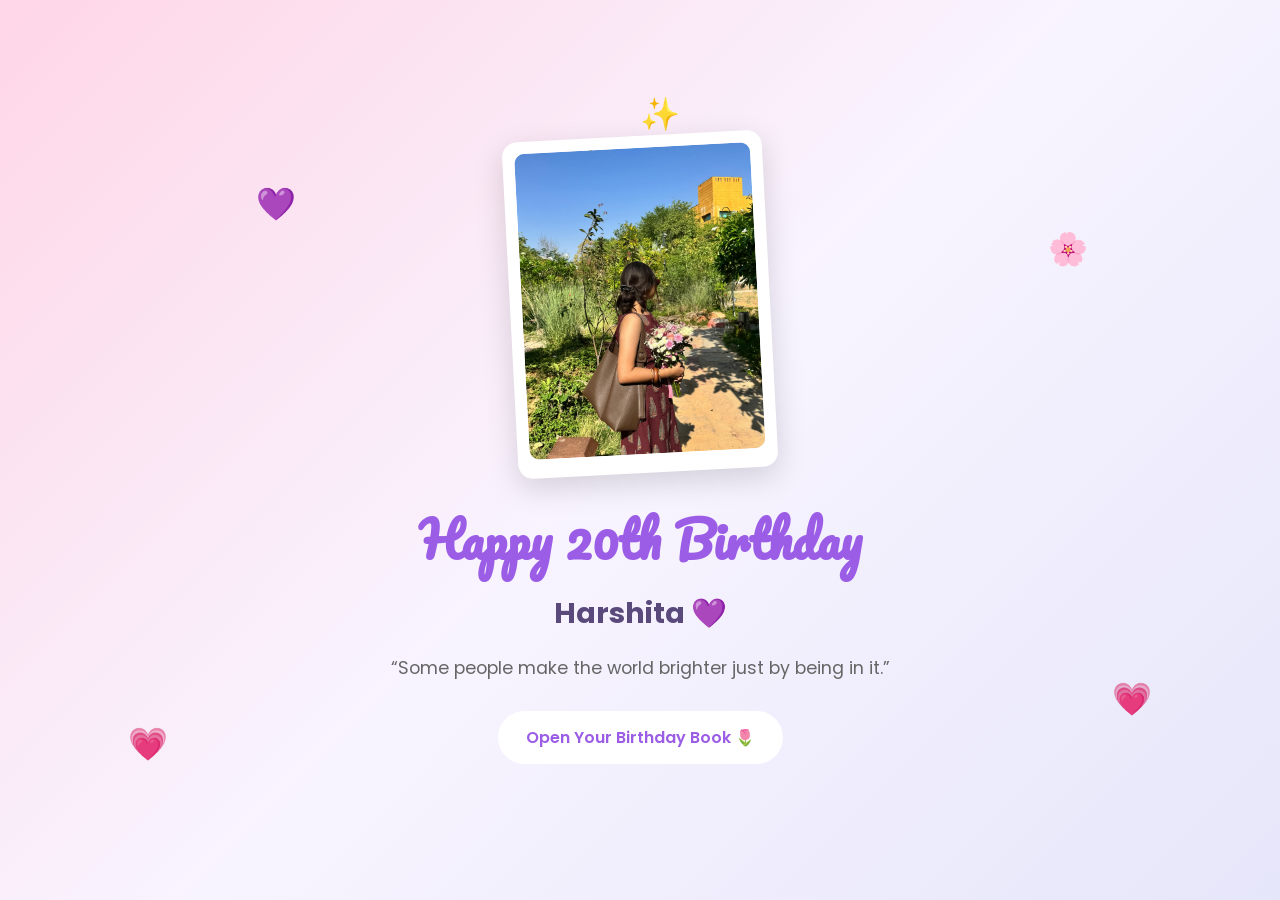
<file: index.html>
<!DOCTYPE html>
<html lang="en">
<head>
    <meta charset="UTF-8">
    <meta name="viewport" content="width=device-width, initial-scale=1.0">
    <title>Happy Birthday Harshita</title>

    <link rel="stylesheet" href="style.css">

    <link href="https://fonts.googleapis.com/css2?family=Pacifico&family=Poppins:wght@300;400;500;600&display=swap" rel="stylesheet">
</head>
<body>

    <div class="hearts">
        <span>💗</span>
        <span>💜</span>
        <span>🌸</span>
        <span>💗</span>
        <span>✨</span>
    </div>

    <div class="container">

        <div class="polaroid">
            <img src="harshita.jpg" alt="Harshita">
        </div>

        <h1>Happy 20th Birthday</h1>

        <h2>Harshita 💜</h2>

        <p class="quote">
            “Some people make the world brighter just by being in it.”
        </p>

       <a href="story.html" class="btn">
            Open Your Birthday Book 🌷
        </a>

    </div>

</body>
</html>
</file>
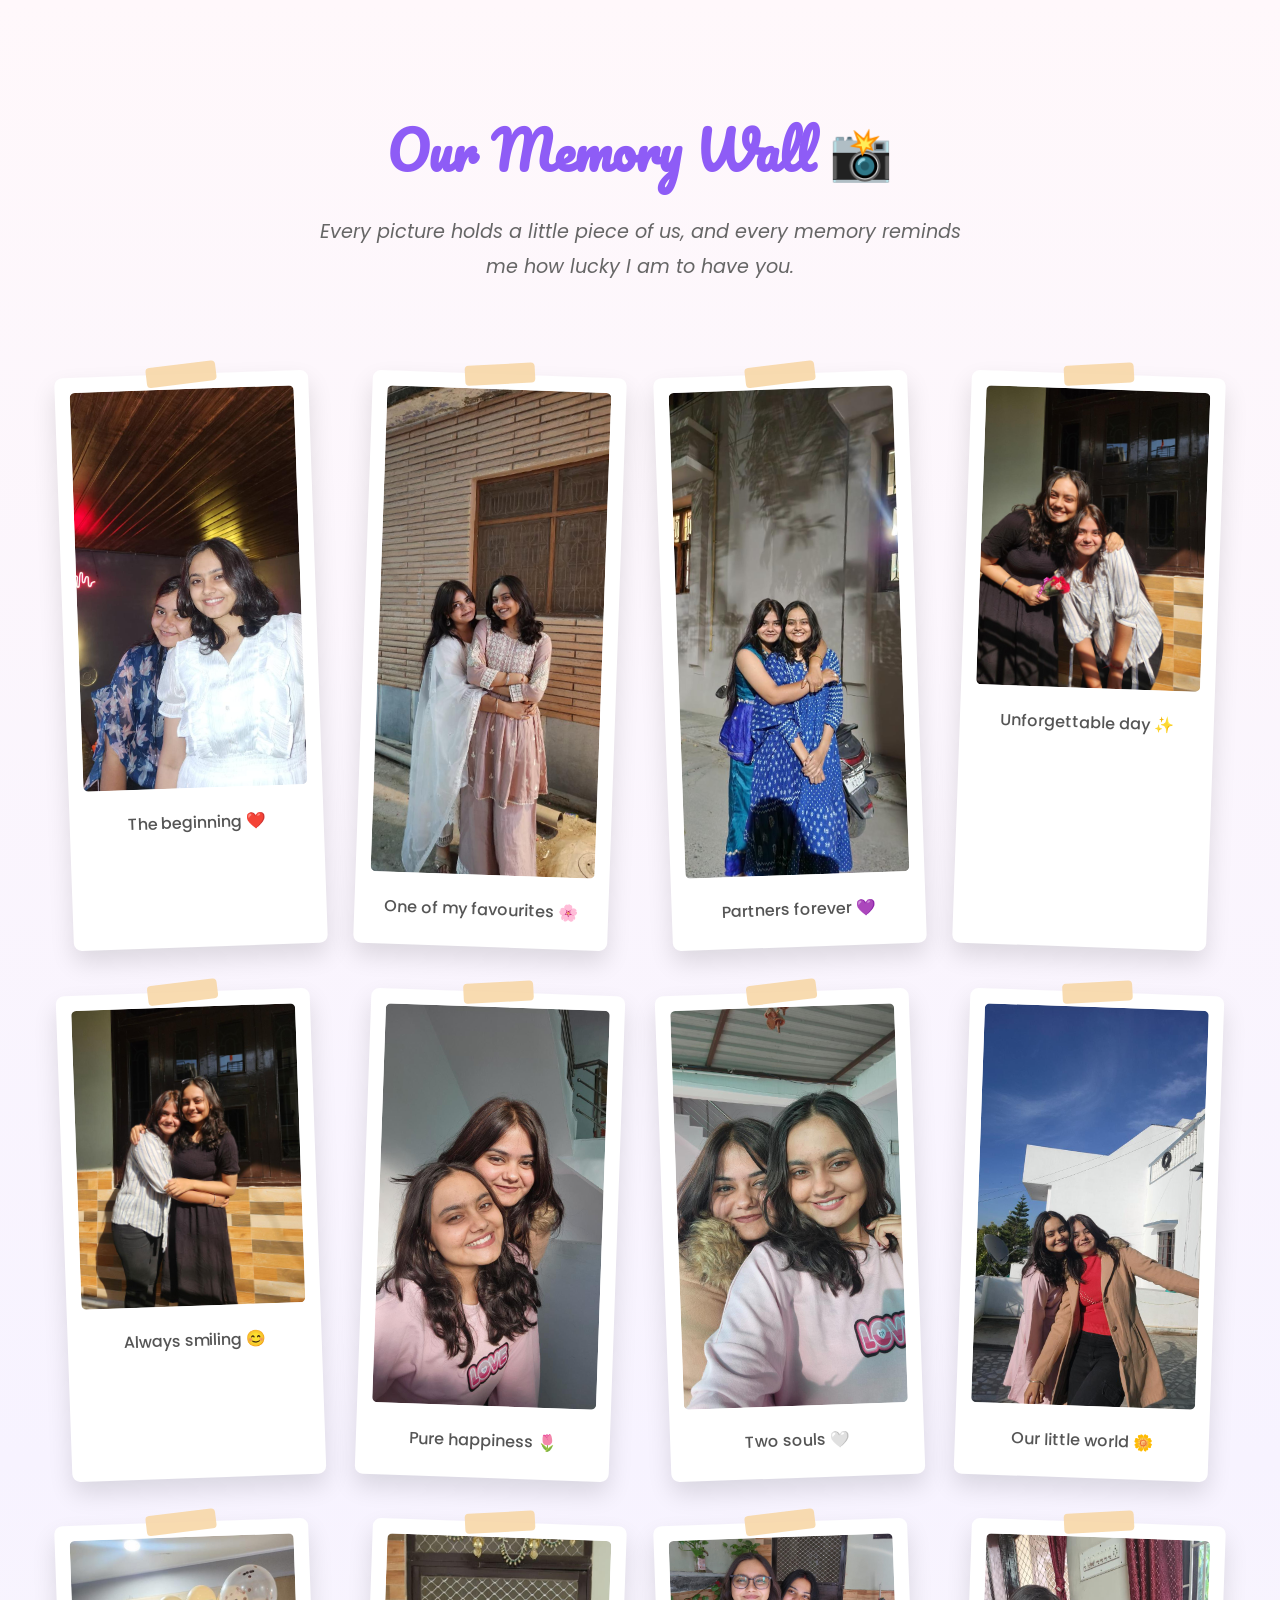
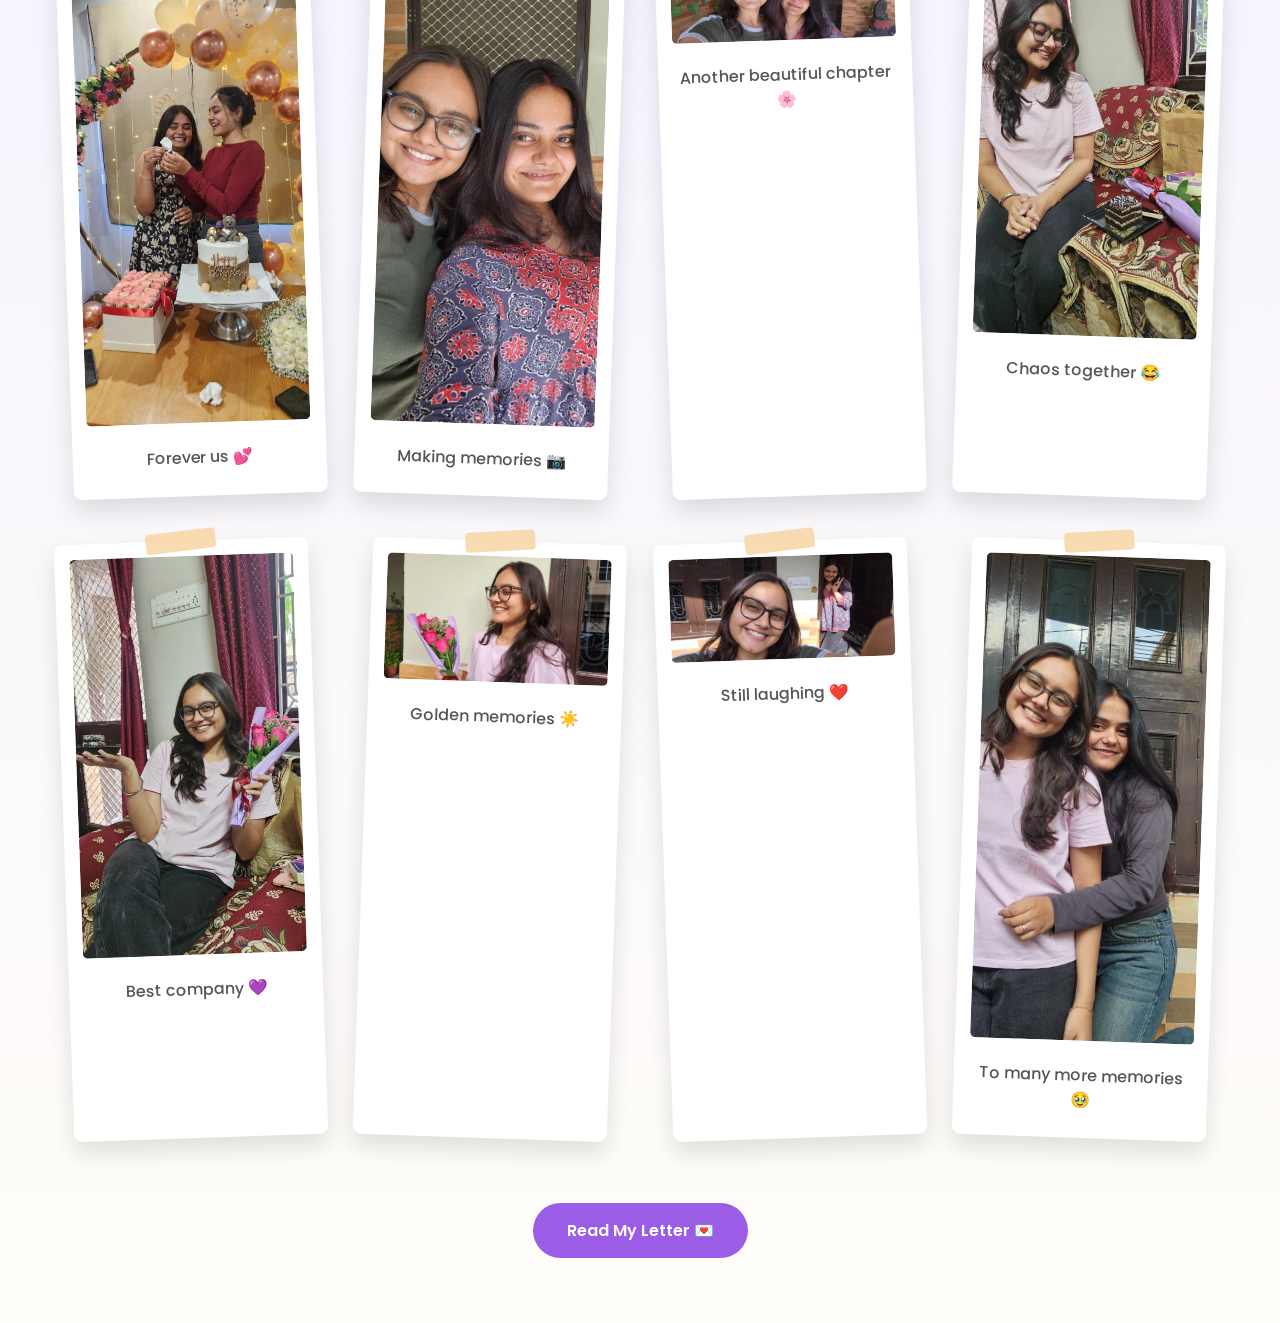
<file: gallery.html>
<!DOCTYPE html>
<html lang="en">
<head>
<meta charset="UTF-8">
<meta name="viewport" content="width=device-width, initial-scale=1.0">

<title>Our Memory Wall</title>

<link rel="stylesheet" href="style.css">
  

<link href="https://fonts.googleapis.com/css2?family=Pacifico&family=Poppins:wght@300;400;600&display=swap" rel="stylesheet">
</head>

<body class="gallery-page">

<section class="hero">

<h1>Our Memory Wall 📸</h1>

<p class="hero-quote">
Every picture holds a little piece of us, and every memory reminds me how lucky I am to have you.
</p>

</section>

<section class="gallery">

<div class="photo"><img src="gallery1.jpg"><p>The beginning ❤️</p></div>

<div class="photo"><img src="gallery2.jpg"><p>One of my favourites 🌸</p></div>

<div class="photo"><img src="gallery3.jpg"><p>Partners forever 💜</p></div>

<div class="photo"><img src="gallery4.jpg"><p>Unforgettable day ✨</p></div>

<div class="photo"><img src="gallery5.jpg"><p>Always smiling 😊</p></div>

<div class="photo"><img src="gallery6.jpg"><p>Pure happiness 🌷</p></div>

<div class="photo"><img src="gallery7.jpg"><p>Two souls 🤍</p></div>

<div class="photo"><img src="gallery8.jpg"><p>Our little world 🌼</p></div>

<div class="photo"><img src="gallery9.jpg"><p>Forever us 💕</p></div>

<div class="photo"><img src="gallery10.jpg"><p>Making memories 📷</p></div>

<div class="photo"><img src="gallery11.jpg"><p>Another beautiful chapter 🌸</p></div>

<div class="photo"><img src="gallery12.jpg"><p>Chaos together 😂</p></div>

<div class="photo"><img src="gallery13.jpg"><p>Best company 💜</p></div>

<div class="photo"><img src="gallery14.jpg"><p>Golden memories ☀️</p></div>

<div class="photo"><img src="gallery15.jpg"><p>Still laughing ❤️</p></div>

<div class="photo"><img src="gallery16.jpg"><p>To many more memories 🥹</p></div>

</section>

<div class="next-page">

<a href="letter.html">
Read My Letter 💌
</a>

</div>

</body>
</html>
</file>
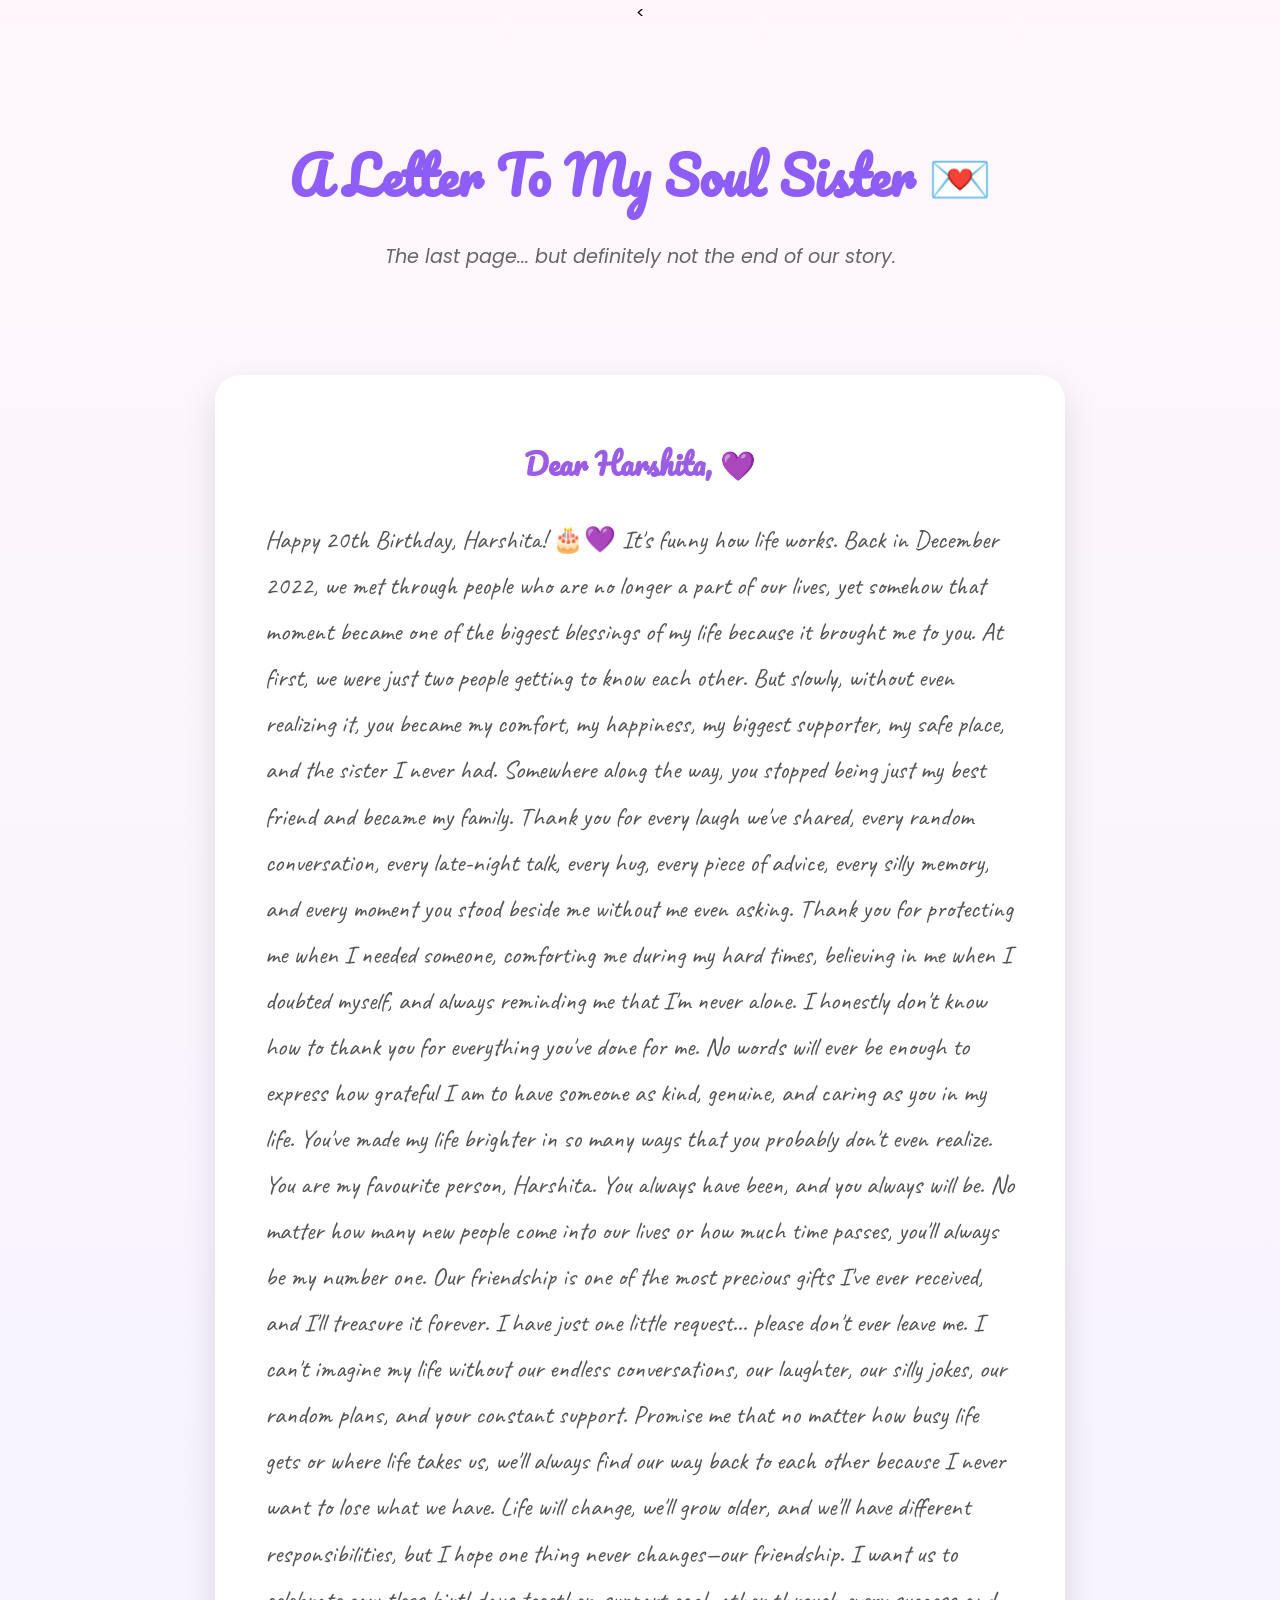
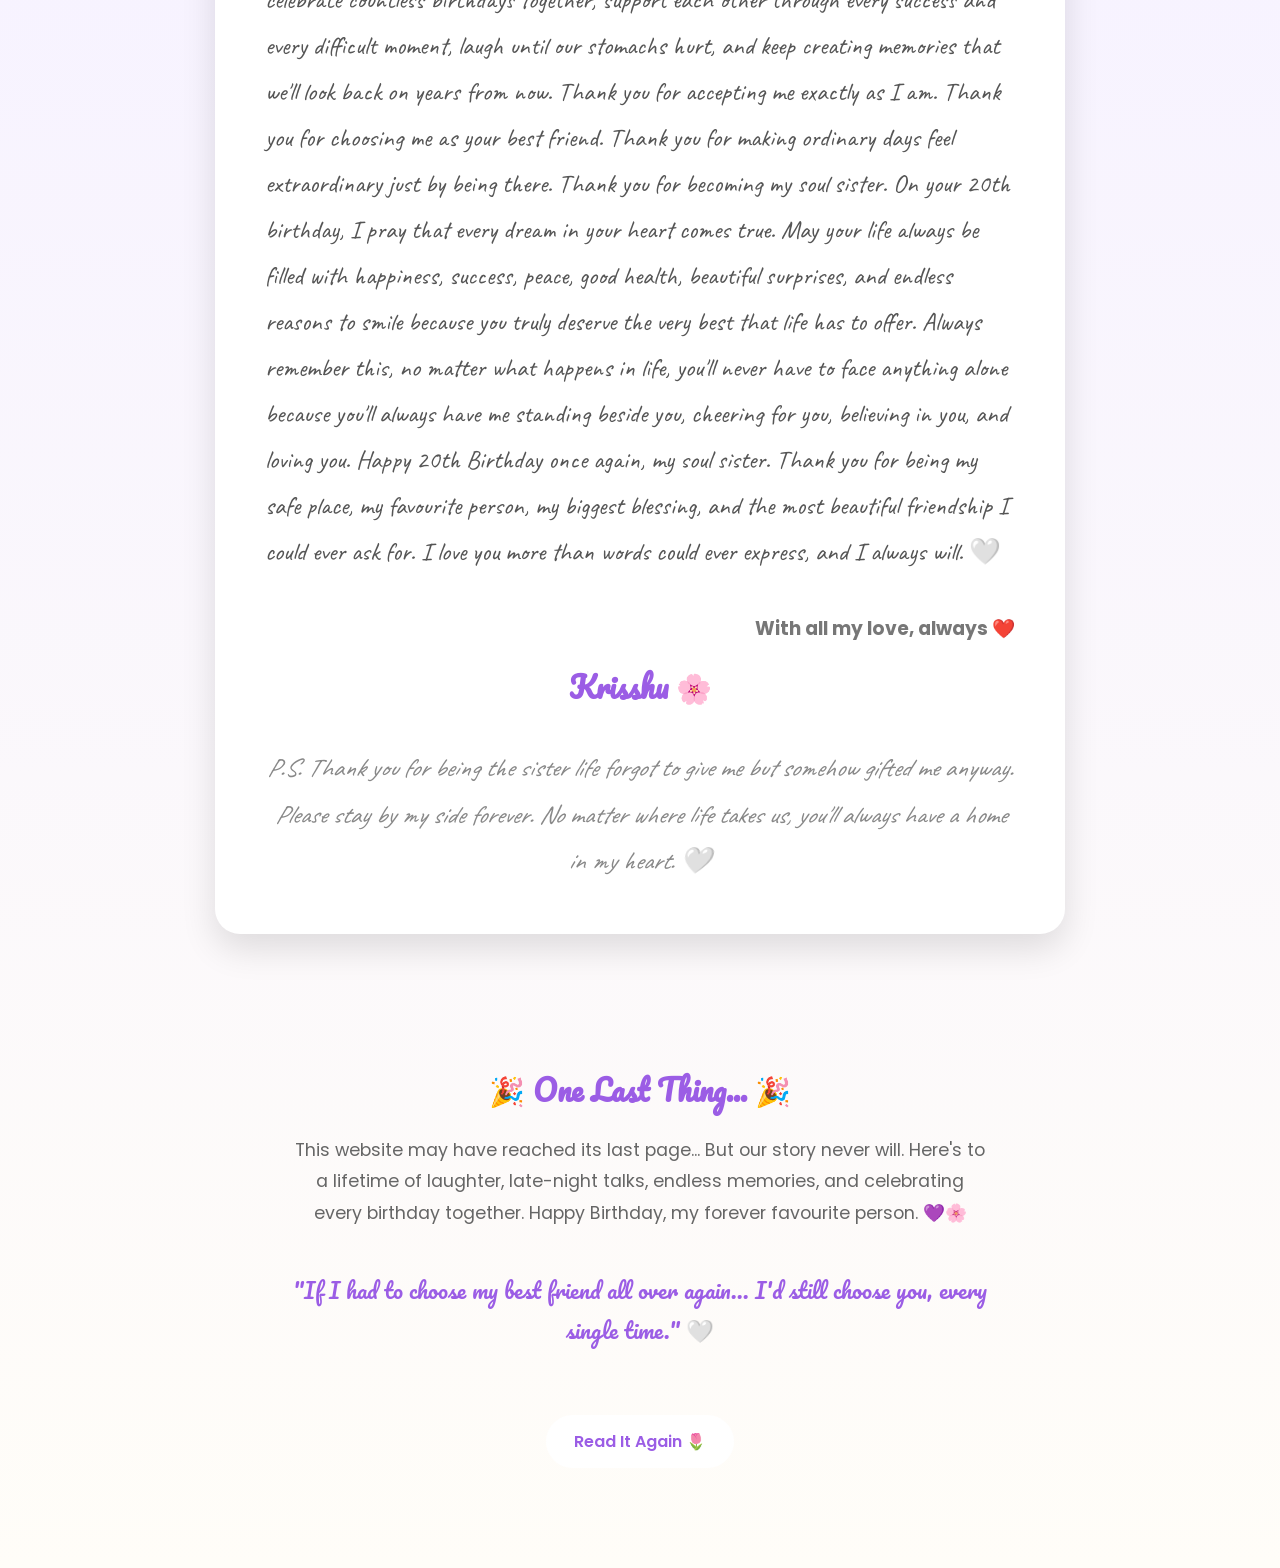
<file: letter.html>
<!DOCTYPE html>
<html lang="en">
<head>
<meta charset="UTF-8">
<meta name="viewport" content="width=device-width, initial-scale=1.0">

<title>A Letter To My Soul Sister</title>

<link rel="stylesheet" href="style.css">

<<link href="https://fonts.googleapis.com/css2?family=Pacifico&family=Poppins:wght@300;400;500;600&family=Caveat:wght@400;700&display=swap" rel="stylesheet">
<body class="letter-page">

<section class="hero">

<h1>A Letter To My Soul Sister 💌</h1>

<p class="hero-quote">
The last page... but definitely not the end of our story.
</p>

</section>

<div class="letter-box">

<h2>Dear Harshita, 💜</h2>

<p>

Happy 20th Birthday, Harshita! 🎂💜

It's funny how life works. Back in December 2022, we met through people who are no longer a part of our lives, yet somehow that moment became one of the biggest blessings of my life because it brought me to you.

At first, we were just two people getting to know each other. But slowly, without even realizing it, you became my comfort, my happiness, my biggest supporter, my safe place, and the sister I never had. Somewhere along the way, you stopped being just my best friend and became my family.

Thank you for every laugh we've shared, every random conversation, every late-night talk, every hug, every piece of advice, every silly memory, and every moment you stood beside me without me even asking. Thank you for protecting me when I needed someone, comforting me during my hard times, believing in me when I doubted myself, and always reminding me that I'm never alone.

I honestly don't know how to thank you for everything you've done for me. No words will ever be enough to express how grateful I am to have someone as kind, genuine, and caring as you in my life. You've made my life brighter in so many ways that you probably don't even realize.

You are my favourite person, Harshita. You always have been, and you always will be. No matter how many new people come into our lives or how much time passes, you'll always be my number one. Our friendship is one of the most precious gifts I've ever received, and I'll treasure it forever.

I have just one little request... please don't ever leave me. I can't imagine my life without our endless conversations, our laughter, our silly jokes, our random plans, and your constant support. Promise me that no matter how busy life gets or where life takes us, we'll always find our way back to each other because I never want to lose what we have.

Life will change, we'll grow older, and we'll have different responsibilities, but I hope one thing never changes—our friendship. I want us to celebrate countless birthdays together, support each other through every success and every difficult moment, laugh until our stomachs hurt, and keep creating memories that we'll look back on years from now.

Thank you for accepting me exactly as I am. Thank you for choosing me as your best friend. Thank you for making ordinary days feel extraordinary just by being there. Thank you for becoming my soul sister.

On your 20th birthday, I pray that every dream in your heart comes true. May your life always be filled with happiness, success, peace, good health, beautiful surprises, and endless reasons to smile because you truly deserve the very best that life has to offer.

Always remember this, no matter what happens in life, you'll never have to face anything alone because you'll always have me standing beside you, cheering for you, believing in you, and loving you.

Happy 20th Birthday once again, my soul sister. Thank you for being my safe place, my favourite person, my biggest blessing, and the most beautiful friendship I could ever ask for.

I love you more than words could ever express, and I always will. 🤍

</p>

<h3>With all my love, always ❤️</h3>

<h2>Krisshu 🌸</h2>

<p style="text-align:center; margin-top:30px; font-style:italic; color:#888;">

P.S. Thank you for being the sister life forgot to give me but somehow gifted me anyway. Please stay by my side forever. No matter where life takes us, you'll always have a home in my heart. 🤍

</p>

</div>

<div class="surprise">

<h2>🎉 One Last Thing... 🎉</h2>

<p>

This website may have reached its last page...

But our story never will.

Here's to a lifetime of laughter, late-night talks, endless memories, and celebrating every birthday together.

Happy Birthday, my forever favourite person. 💜🌸

</p>
<p style="margin-top:40px;
font-size:1.4rem;
font-family:'Pacifico',cursive;
color:#9B5DE5;
text-align:center;">

"If I had to choose my best friend all over again...
I'd still choose you,
every single time." 🤍

</p>

<a href="index.html" class="btn">

Read It Again 🌷

</a>

</div>

</body>
</html>
</file>
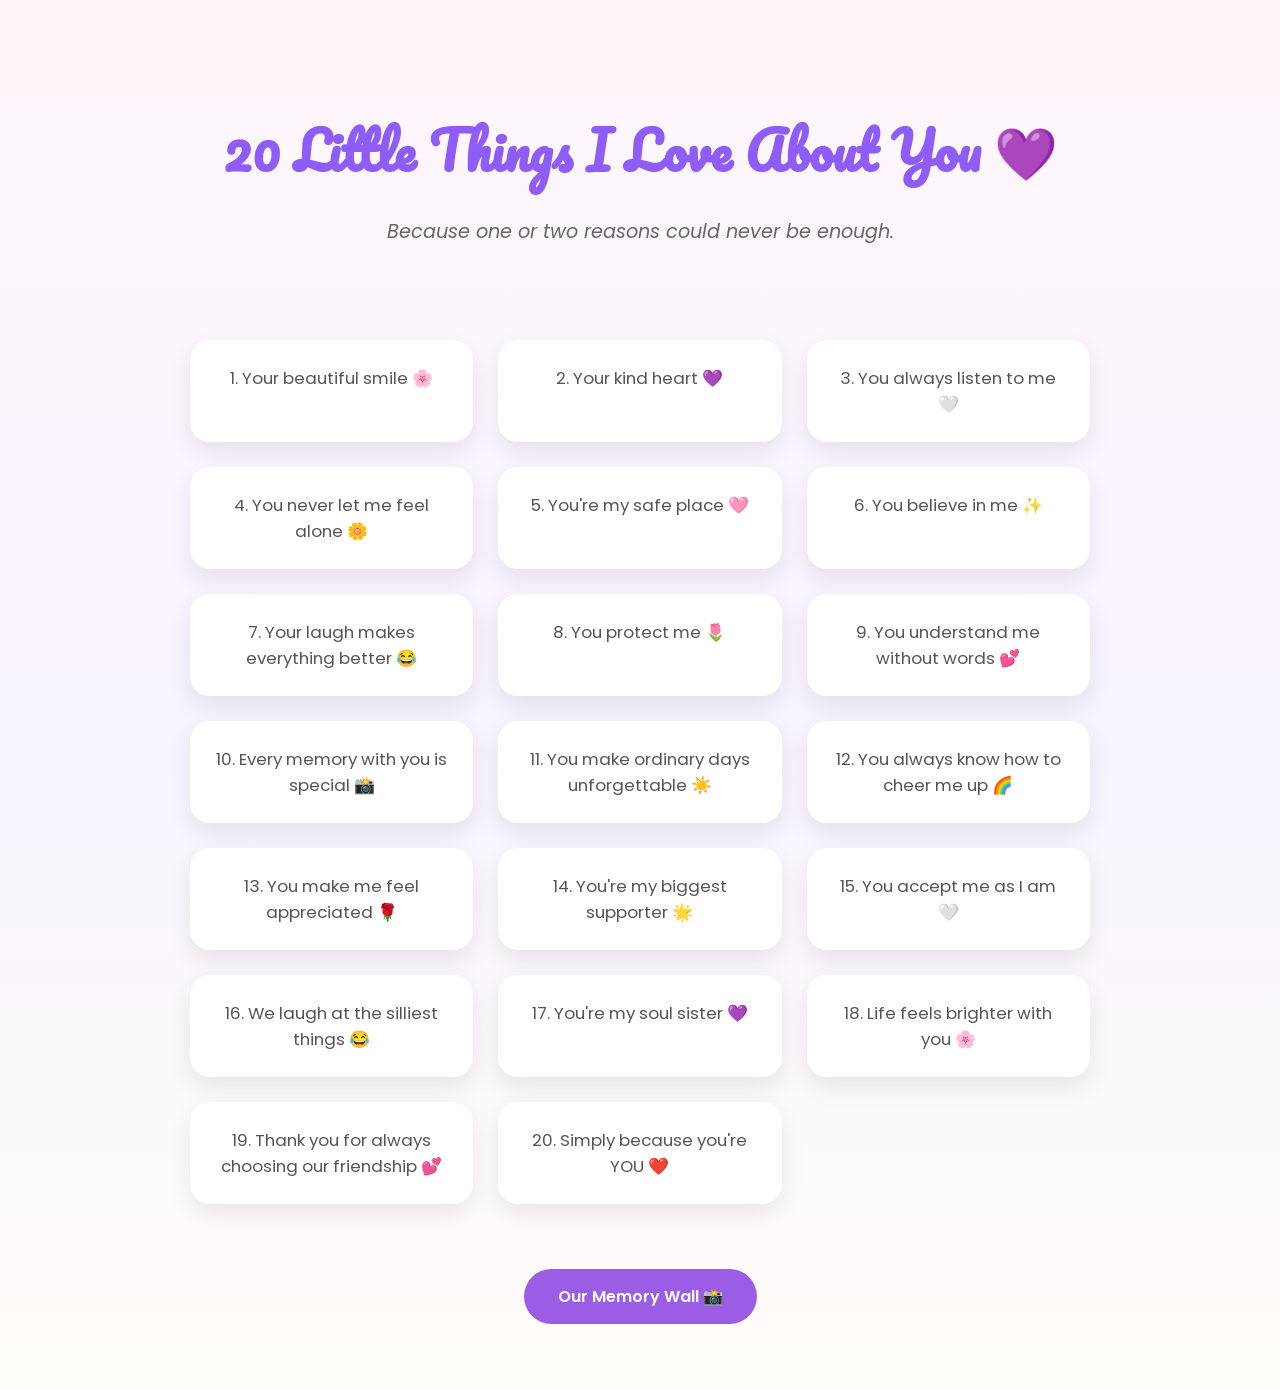
<file: reasons.html>
<!DOCTYPE html>
<html lang="en">
<head>
<meta charset="UTF-8">
<meta name="viewport" content="width=device-width, initial-scale=1.0">

<title>20 Little Things I Love About You</title>

<link rel="stylesheet" href="style.css">

<link href="https://fonts.googleapis.com/css2?family=Pacifico&family=Poppins:wght@300;400;500;600&display=swap" rel="stylesheet">

</head>

<body class="reasons-page">

<section class="hero">

<h1>20 Little Things I Love About You 💜</h1>

<p class="hero-quote">
Because one or two reasons could never be enough.
</p>

</section>

<section class="reasons-container">

<div class="reason-card">1. Your beautiful smile 🌸</div>

<div class="reason-card">2. Your kind heart 💜</div>

<div class="reason-card">3. You always listen to me 🤍</div>

<div class="reason-card">4. You never let me feel alone 🌼</div>

<div class="reason-card">5. You're my safe place 🩷</div>

<div class="reason-card">6. You believe in me ✨</div>

<div class="reason-card">7. Your laugh makes everything better 😂</div>

<div class="reason-card">8. You protect me 🌷</div>

<div class="reason-card">9. You understand me without words 💕</div>

<div class="reason-card">10. Every memory with you is special 📸</div>

<div class="reason-card">11. You make ordinary days unforgettable ☀️</div>

<div class="reason-card">12. You always know how to cheer me up 🌈</div>

<div class="reason-card">13. You make me feel appreciated 🌹</div>

<div class="reason-card">14. You're my biggest supporter 🌟</div>

<div class="reason-card">15. You accept me as I am 🤍</div>

<div class="reason-card">16. We laugh at the silliest things 😂</div>

<div class="reason-card">17. You're my soul sister 💜</div>

<div class="reason-card">18. Life feels brighter with you 🌸</div>

<div class="reason-card">19. Thank you for always choosing our friendship 💕</div>

<div class="reason-card">20. Simply because you're YOU ❤️</div>

</section>

<div class="next-page">

<a href="gallery.html">

Our Memory Wall 📸

</a>

</div>

</body>
</html>
</file>
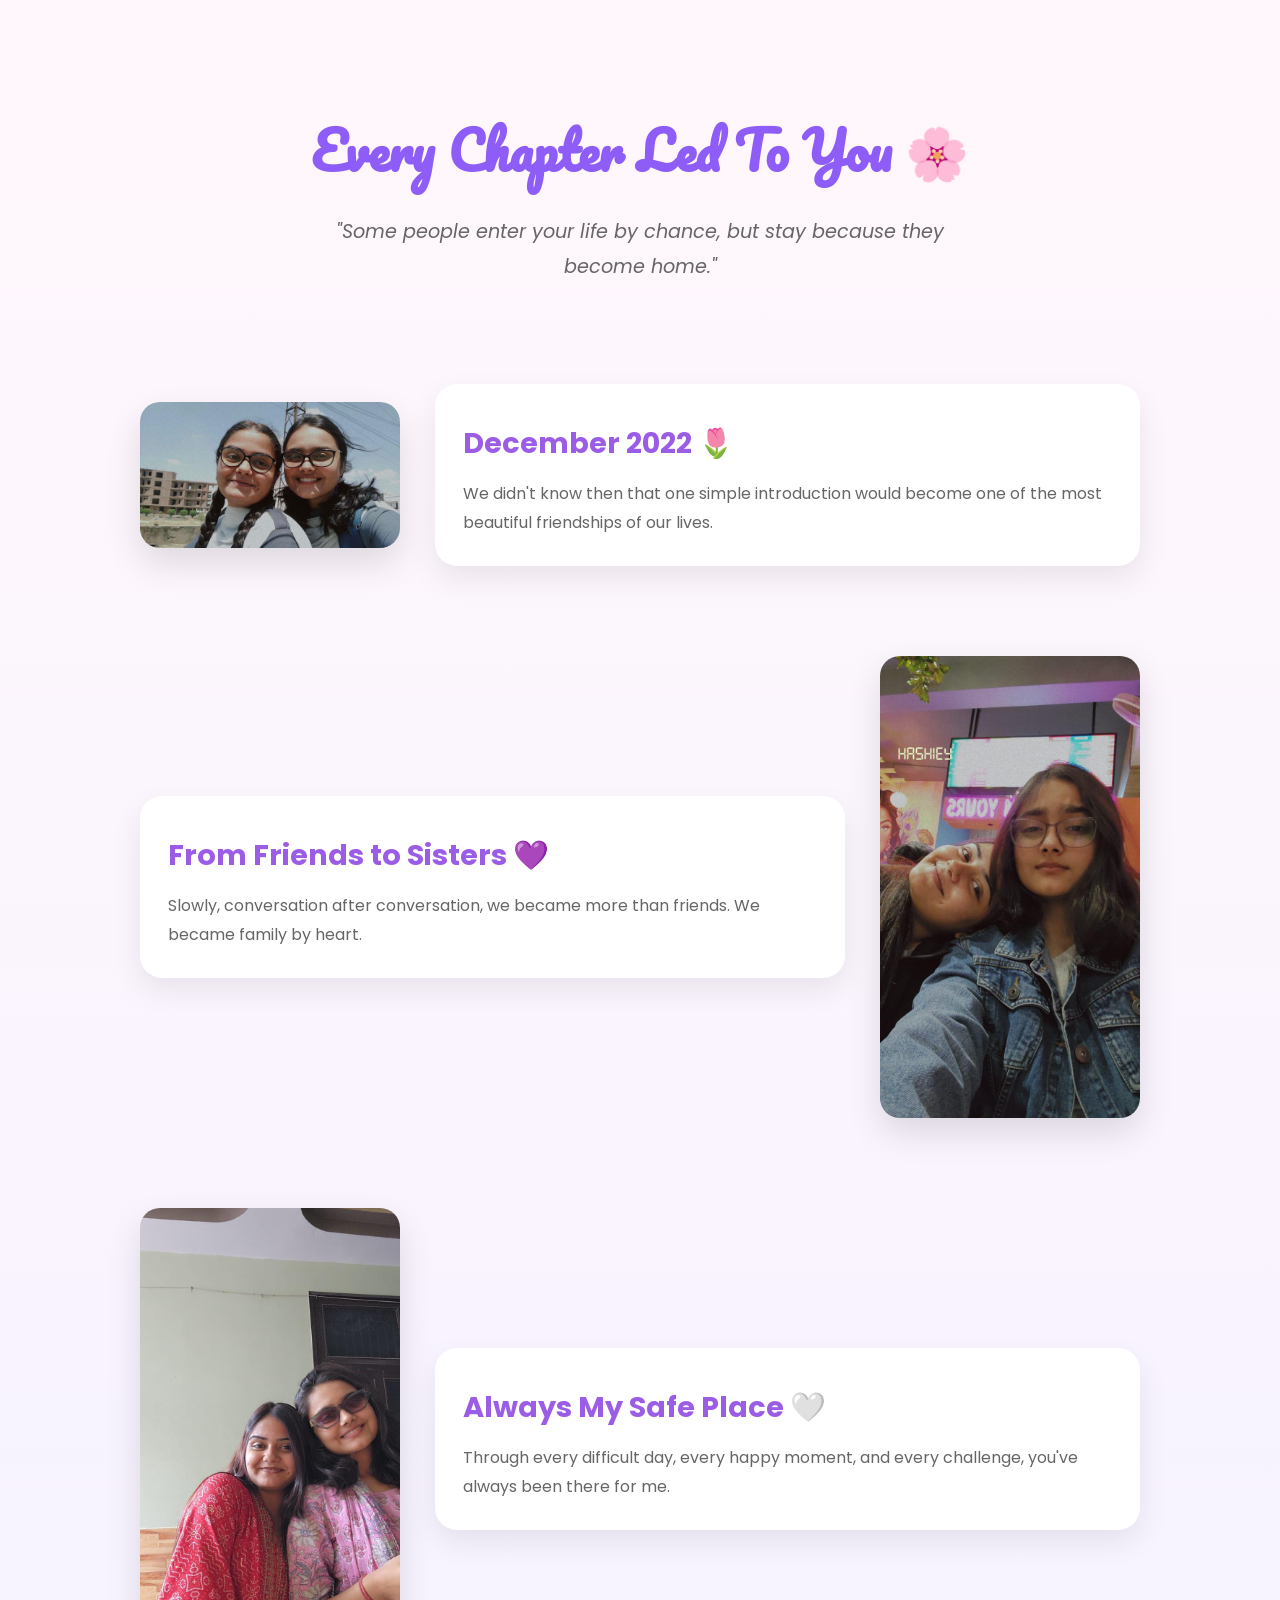
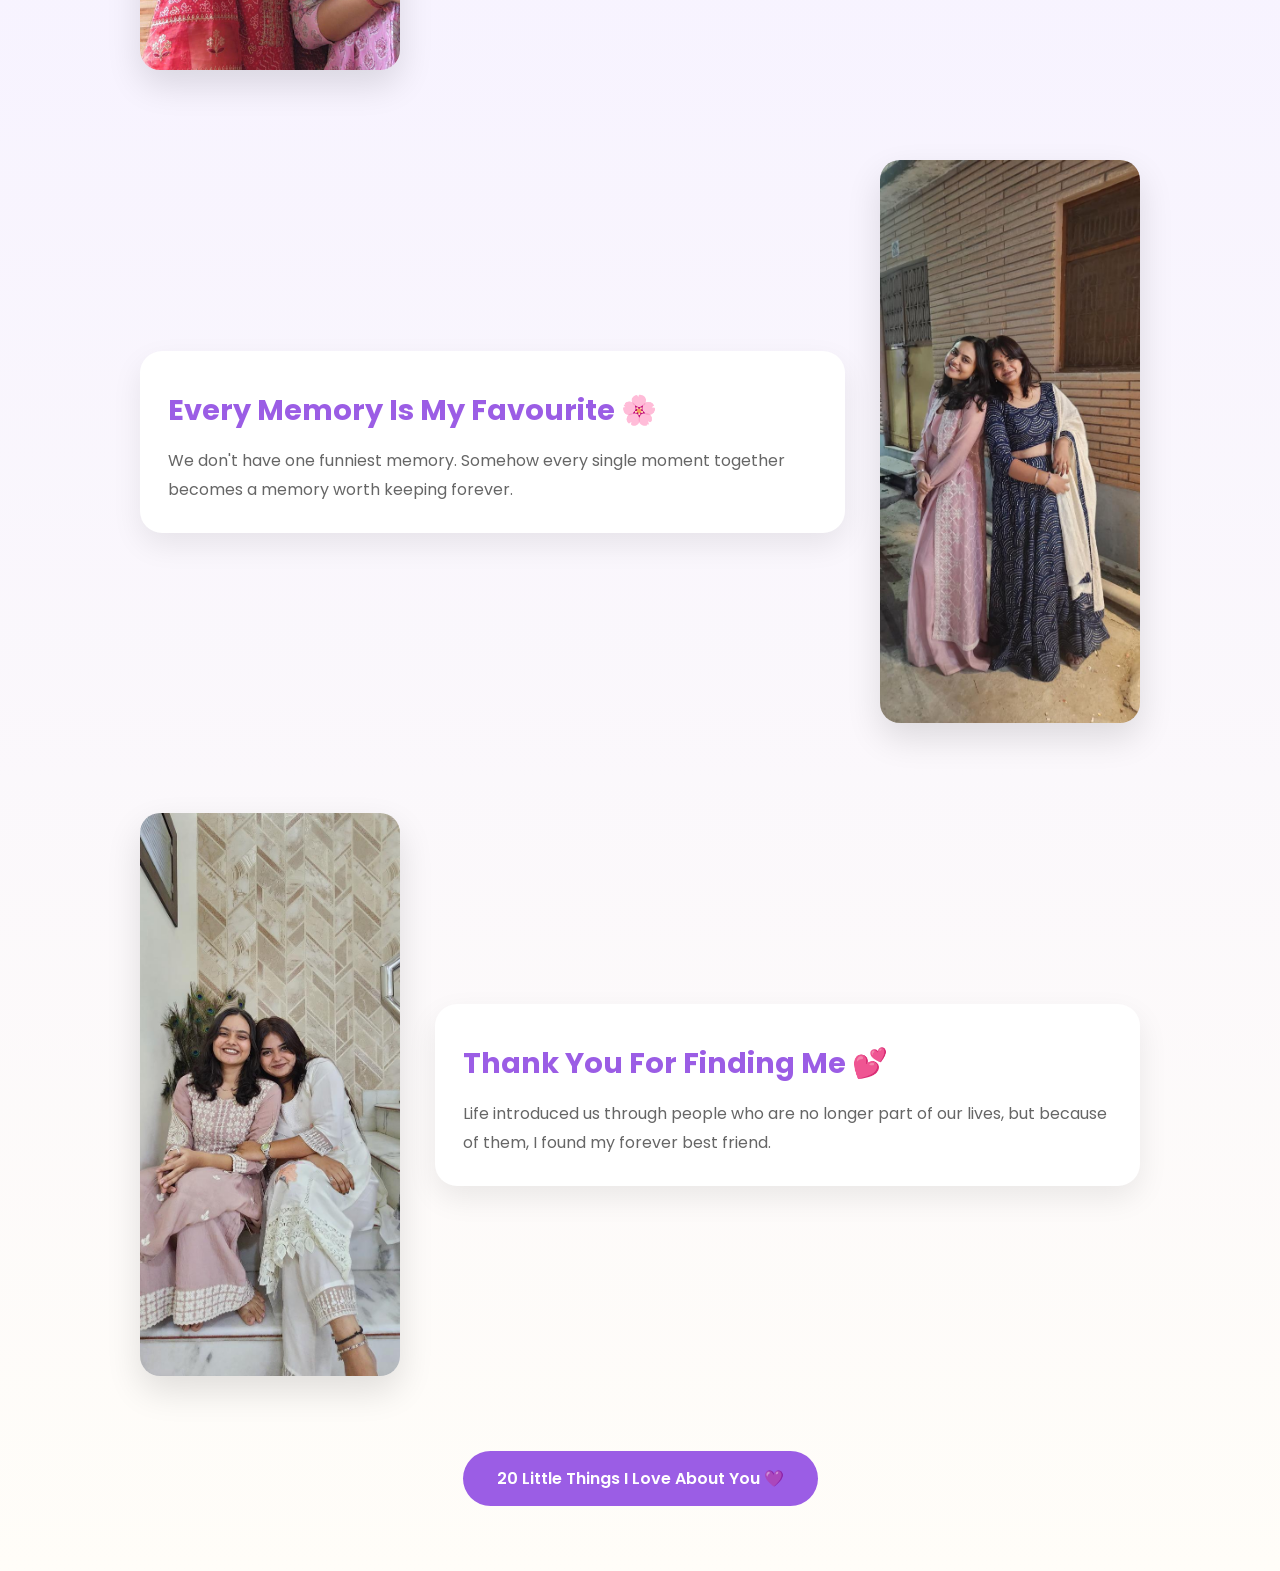
<file: story.html>
<!DOCTYPE html>
<html lang="en">
<head>
    <meta charset="UTF-8">
    <meta name="viewport" content="width=device-width, initial-scale=1.0">
    <title>Every Chapter Led To You</title>

    <link rel="stylesheet" href="style.css">

    <link href="https://fonts.googleapis.com/css2?family=Pacifico&family=Poppins:wght@300;400;500;600&display=swap" rel="stylesheet">
</head>
<body class="story-page">

<section class="hero">

    <h1>Every Chapter Led To You 🌸</h1>

    <p class="hero-quote">
        "Some people enter your life by chance,
        but stay because they become home."
    </p>

</section>


<section class="timeline">

    <!-- Chapter 1 -->
    <div class="chapter left">

        <img src="memory1.jpg">

        <div class="card">
            <h2>December 2022 🌷</h2>

            <p>
                We didn't know then that one simple introduction
                would become one of the most beautiful friendships
                of our lives.
            </p>
        </div>

    </div>

    <!-- Chapter 2 -->

    <div class="chapter right">

        <img src="memory2.jpg">

        <div class="card">

            <h2>From Friends to Sisters 💜</h2>

            <p>
                Slowly, conversation after conversation,
                we became more than friends.
                We became family by heart.
            </p>

        </div>

    </div>

    <!-- Chapter 3 -->

    <div class="chapter left">

        <img src="memory3.jpg">

        <div class="card">

            <h2>Always My Safe Place 🤍</h2>

            <p>
                Through every difficult day,
                every happy moment,
                and every challenge,
                you've always been there for me.
            </p>

        </div>

    </div>

    <!-- Chapter 4 -->

    <div class="chapter right">

        <img src="memory4.jpg">

        <div class="card">

            <h2>Every Memory Is My Favourite 🌸</h2>

            <p>
                We don't have one funniest memory.
                Somehow every single moment together
                becomes a memory worth keeping forever.
            </p>

        </div>

    </div>

    <!-- Chapter 5 -->

    <div class="chapter left">

        <img src="memory5.jpg">

        <div class="card">

            <h2>Thank You For Finding Me 💕</h2>

            <p>
                Life introduced us through people
                who are no longer part of our lives,
                but because of them,
                I found my forever best friend.
            </p>

        </div>

    </div>

</section>

<div class="next-page">

<a href="reasons.html">
20 Little Things I Love About You 💜
</a>

</a>

</div>

</body>
</html>
</file>
<file: style.css>
/* =====================================
   FIX STORY PAGE LAYOUT
===================================== */

body.story-page{
    display:block;
    min-height:auto;
    overflow-x:hidden;
    overflow-y:auto;
    text-align:left;
}
*{
    margin:0;
    padding:0;
    box-sizing:border-box;
}

body{
    min-height:100vh;
    display:flex;
    justify-content:center;
    align-items:center;
    text-align:center;

    background:linear-gradient(
        135deg,
        #ffd6e7,
        #f8f4ff,
        #e6e6fa
    );

    font-family:'Poppins',sans-serif;
    overflow:hidden;
}

.container{
    width:100%;
    max-width:1200px;
    margin:auto;
    display:flex;
    flex-direction:column;
    align-items:center;
    justify-content:center;
    text-align:center;
    padding:30px;
}

.polaroid{
    width:260px;
    background:white;
    padding:12px;
    margin:auto;
    border-radius:15px;

    box-shadow:
    0 10px 30px rgba(0,0,0,0.15);

    transform:rotate(-3deg);
}

.polaroid img{
    width:100%;
    border-radius:10px;
}

h1{
    margin-top:25px;
    font-family:'Pacifico',cursive;
    color:#9b5de5;
    font-size:3rem;
}

h2{
    margin-top:10px;
    color:#5a4a7c;
    font-size:1.8rem;
}

.quote{
    margin-top:20px;
    font-size:1.1rem;
    color:#666;
    max-width:500px;
}

.btn{
    display:inline-block;
    margin-top:30px;
    padding:14px 28px;

    background:white;
    color:#9b5de5;

    text-decoration:none;
    border-radius:30px;

    font-weight:600;

    transition:0.3s;
}

.btn:hover{
    transform:translateY(-4px);
    box-shadow:0 10px 20px rgba(0,0,0,0.12);
}

.hearts span{
    position:absolute;
    font-size:2rem;
    animation:float 6s infinite;
}

.hearts span:nth-child(1){
    left:10%;
    top:80%;
}

.hearts span:nth-child(2){
    left:20%;
    top:20%;
}

.hearts span:nth-child(3){
    right:15%;
    top:25%;
}

.hearts span:nth-child(4){
    right:10%;
    top:75%;
}

.hearts span:nth-child(5){
    left:50%;
    top:10%;
}

@keyframes float{
    0%{
        transform:translateY(0px);
    }
    50%{
        transform:translateY(-20px);
    }
    100%{
        transform:translateY(0px);
    }
}
/* ===========================
   STORY PAGE
=========================== */

.story-page{
    background: linear-gradient(180deg,#FFF7FB,#F7F3FF,#FFFDF8);
    overflow-x:hidden;
    overflow-y:auto;
}

/* Hero */

.hero{
    text-align:center;
    padding:80px 20px 40px;
}

.hero h1{
    font-size:3.2rem;
    color:#8E5CF6;
    margin-bottom:20px;
}

.hero-quote{
    max-width:650px;
    margin:auto;
    color:#666;
    font-size:1.2rem;
    line-height:1.8;
    font-style:italic;
}

/* Timeline */

.timeline{
    width:90%;
    max-width:1000px;
    margin:60px auto;
}

.chapter{
    display:flex;
    align-items:center;
    gap:35px;
    margin-bottom:90px;
}

.chapter.right{
    flex-direction:row-reverse;
}

.chapter img{
    width:260px;
    border-radius:20px;
    box-shadow:0 15px 35px rgba(0,0,0,.12);
    transition:.4s;
}

.chapter img:hover{
    transform:scale(1.05) rotate(2deg);
}

.card{

    background:white;

    padding:28px;

    border-radius:22px;

    box-shadow:0 12px 30px rgba(0,0,0,.08);

    flex:1;
}

.card h2{

    color:#9B5DE5;

    margin-bottom:15px;
}

.card p{

    line-height:1.8;

    color:#666;
}

/* Button */

.next-page{

    text-align:center;

    margin:80px 0;
}

.next-page a{

    background:#9B5DE5;

    color:white;

    text-decoration:none;

    padding:16px 34px;

    border-radius:40px;

    font-weight:600;

    transition:.3s;
}

.next-page a:hover{

    background:#8247d8;

    transform:translateY(-3px);
}

/* Mobile */

@media(max-width:768px){

.chapter,
.chapter.right{

flex-direction:column;

text-align:center;

}

.chapter img{

width:90%;

}

.hero h1{

font-size:2.3rem;

}

}
/* ===========================
   REASONS PAGE
=========================== */

.reasons-page{
    background:linear-gradient(180deg,#FFF7FB,#F7F3FF,#FFFDF8);
    overflow-x:hidden;
    overflow-y:auto;
    display:block;
}

.reasons-container{
    width:90%;
    max-width:900px;
    margin:50px auto;
    display:grid;
    grid-template-columns:repeat(auto-fit,minmax(260px,1fr));
    gap:25px;
}

.reason-card{
    background:white;
    padding:25px;
    border-radius:20px;
    box-shadow:0 10px 25px rgba(0,0,0,.08);
    font-size:1.05rem;
    color:#555;
    transition:.3s;
}

.reason-card:hover{
    transform:translateY(-8px);
}
/* ===========================
   GALLERY PAGE
=========================== */

.gallery-page{
    background:linear-gradient(180deg,#FFF8FB,#F7F3FF,#FFFDF8);
    display:block;
    overflow-y:auto;
    overflow-x:hidden;
}

.gallery{
    width:90%;
    max-width:1200px;
    margin:50px auto;
    display:grid;
    grid-template-columns:repeat(auto-fit,minmax(240px,1fr));
    gap:45px;
}

.photo{
    background:white;
    padding:15px 15px 25px;
    border-radius:8px;
    box-shadow:0 12px 25px rgba(0,0,0,.12);
    transform:rotate(-2deg);
    transition:.4s;
    position:relative;
}

.photo:nth-child(even){
    transform:rotate(2deg);
}

.photo:hover{
    transform:scale(1.05) rotate(0deg);
}

.photo::before{
    content:"";
    width:70px;
    height:20px;
    background:#f8d8a8;
    position:absolute;
    top:-10px;
    left:50%;
    transform:translateX(-50%) rotate(-5deg);
    opacity:.9;
    border-radius:4px;
}

.photo img{
    width:100%;
    border-radius:5px;
}

.photo p{
    margin-top:15px;
    text-align:center;
    color:#555;
    font-weight:500;
}
/* ===========================
   LETTER PAGE
=========================== */

.letter-page{
    background: linear-gradient(180deg,#FFF7FB,#F7F3FF,#FFFDF8);
    display: block;
    overflow-y: auto;
    overflow-x: hidden;
}

.letter-box{
    width: 90%;
    max-width: 850px;
    margin: 60px auto;
    background: #ffffff;
    padding: 50px;
    border-radius: 25px;
    box-shadow: 0 15px 35px rgba(0,0,0,0.12);
    line-height: 2;
    color: #555;
}

.letter-box h2{
    color: #9B5DE5;
    margin-bottom: 25px;
    font-family: 'Pacifico', cursive;
    text-align: center;
}

.letter-box h3{
    margin-top: 35px;
    color: #777;
    text-align: right;
}

.letter-box p{
    font-family: 'Caveat', cursive;
    font-size: 1.6rem;
    line-height: 1.8;
    text-align: left;
    color: #555;
}

.surprise{
    text-align: center;
    padding: 60px 20px 100px;
}

.surprise h2{
    font-family: 'Pacifico', cursive;
    color: #9B5DE5;
    margin-bottom: 20px;
}

.surprise p{
    max-width: 700px;
    margin: auto;
    color: #666;
    line-height: 1.8;
    font-size: 1.1rem;
    margin-bottom: 35px;
}

/* Mobile Responsive */

@media (max-width:768px){

    .letter-box{
        padding:30px 22px;
        width:92%;
    }

    .letter-box h2{
        font-size:2rem;
    }

    .letter-box p{
        font-size:1rem;
    }

}
body{
    animation: fadeIn 0.8s ease;
}

@keyframes fadeIn{
    from{
        opacity:0;
    }
    to{
        opacity:1;
    }
}
</file>
